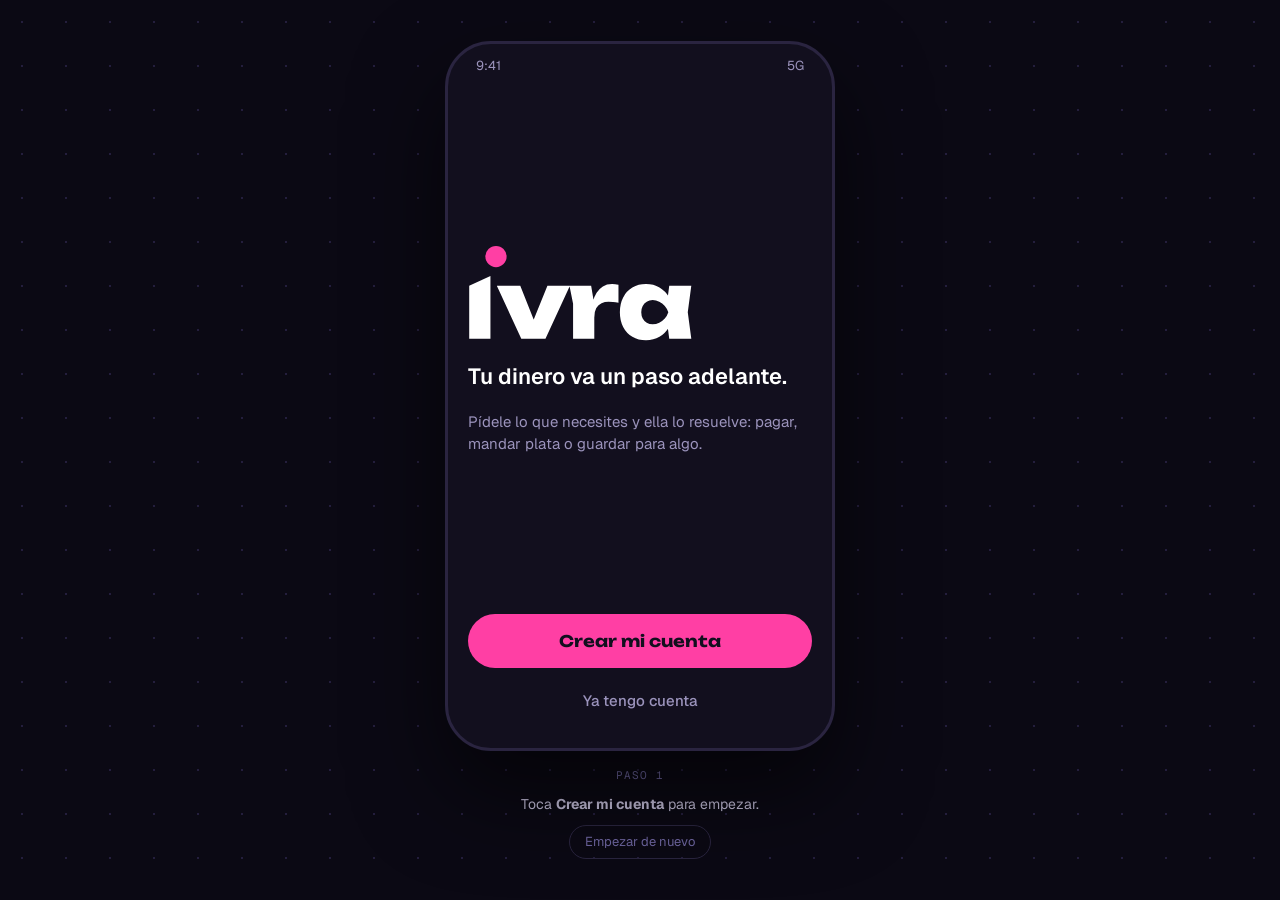
<file: ivra-repo/prototipo/index.html>
<!doctype html>
<html lang="es">
<head>
<meta charset="utf-8">
<meta name="viewport" content="width=device-width, initial-scale=1, viewport-fit=cover">
<title>Ivra · Prototipo de la app</title>
<link rel="preconnect" href="https://fonts.googleapis.com">
<link rel="preconnect" href="https://fonts.gstatic.com" crossorigin>
<link rel="stylesheet" href="https://fonts.googleapis.com/css2?family=Unbounded:wght@600;800&family=Geist:wght@400;500;600;700&family=Geist+Mono:wght@400;500&display=swap">
<style>
:root{
  color-scheme: dark;
  --noche:#120F1E; --stage:#0B0914; --surf:#191527; --surf2:#221D36; --line:#332C4D;
  --mut:#9B93BC; --soft:#C8C2DE; --blanco:#FFFFFF; --rosa:#FF3FA4; --menta:#3DFFB6; --menta-d:#152B27;
  --f-disp:'Unbounded','Geist',system-ui,sans-serif;
  --f-sans:'Geist',system-ui,-apple-system,sans-serif;
  --f-mono:'Geist Mono',ui-monospace,monospace;
  box-sizing:border-box;
  padding-top:env(safe-area-inset-top,0px);
  padding-bottom:env(safe-area-inset-bottom,0px);
}
*,*::before,*::after{box-sizing:border-box}
html{height:100%}
body{
  margin:0; min-height:100%; background:var(--stage); color:var(--blanco);
  font-family:var(--f-sans);
  background-image:radial-gradient(circle, #241E3D 1.4px, transparent 1.4px);
  background-size:44px 44px;
  display:flex; flex-direction:column; align-items:center; justify-content:center;
  gap:16px; padding:20px 12px;
}
.frame{
  position:relative; width:min(390px,100vw - 24px); height:min(844px,100dvh - 190px); min-height:540px;
  background:var(--noche); border:3px solid #2A2440; border-radius:46px; overflow:hidden;
  box-shadow:0 40px 90px rgba(0,0,0,.6);
}
.sb{position:absolute;left:0;right:0;top:0;height:42px;display:flex;align-items:center;justify-content:space-between;padding:0 28px;font-size:13px;color:var(--mut);z-index:5;pointer-events:none}
.scr{position:absolute;inset:42px 0 0;display:flex;flex-direction:column;opacity:0;pointer-events:none;transform:translateX(14px);transition:opacity .26s ease,transform .26s ease}
.scr.on{opacity:1;pointer-events:auto;transform:none}
.pad{padding:0 20px}
.grow{flex:1;min-height:0}
.scrollable{overflow-y:auto;-webkit-overflow-scrolling:touch}
h1{font-family:var(--f-disp);font-size:26px;font-weight:800;line-height:1.14;letter-spacing:-.035em;margin:0}
h2{font-size:17px;font-weight:600;margin:0}
p{margin:0;line-height:1.5}
.mut{color:var(--mut);font-size:15px}
.tiny{font-size:13px;color:#6E66A0;line-height:1.5}
.mono{font-family:var(--f-mono);font-size:11px;letter-spacing:.06em;color:var(--menta)}
.big{font-family:var(--f-disp);font-weight:800;letter-spacing:-.04em}
.paso{font-family:var(--f-mono);font-size:11px;letter-spacing:.08em;color:var(--mut)}
button{font-family:inherit;color:inherit;cursor:pointer}
.btn{height:54px;border:none;border-radius:27px;background:var(--rosa);color:var(--noche);font-family:var(--f-disp);font-size:16px;font-weight:700;display:flex;align-items:center;justify-content:center;width:100%;transition:transform .12s}
.btn:active{transform:scale(.97)}
.btn[disabled]{background:var(--surf2);color:#5C5873;cursor:not-allowed}
.btn.ghost{background:transparent;border:1px solid var(--line);color:var(--blanco);font-family:var(--f-sans);font-weight:600}
.btn.plain{background:transparent;border:none;color:var(--mut);font-family:var(--f-sans);font-weight:500;height:44px;font-size:15px}
.top{display:flex;align-items:center;gap:14px;padding:12px 20px}
.back{width:38px;height:38px;border-radius:19px;border:1px solid var(--line);background:transparent;display:flex;align-items:center;justify-content:center;font-size:18px;flex:none}
.card{background:var(--surf);border:1px solid var(--line);border-radius:20px;padding:16px 18px}
.chip{display:inline-flex;align-items:center;gap:8px;height:32px;padding:0 14px;border-radius:16px;background:var(--surf2);border:1px solid var(--line);font-size:13px;white-space:nowrap}
.dot{width:11px;height:11px;border-radius:6px;background:var(--menta);flex:none}
.in{width:100%;height:56px;border-radius:28px;border:1px solid var(--line);background:var(--surf2);color:var(--blanco);padding:0 20px;font-family:inherit;font-size:17px;outline:none}
.in:focus{border-color:var(--menta)}
.row{display:flex;align-items:center;gap:13px;padding:9px 0}
.av{width:38px;height:38px;border-radius:19px;background:var(--surf2);border:1px solid var(--line);display:flex;align-items:center;justify-content:center;font-size:14px;color:var(--mut);flex:none}
.bar{position:relative;height:10px;border-radius:5px;background:#2A2540;overflow:hidden;display:block}
.bar i{position:absolute;left:0;top:0;height:100%;border-radius:5px;background:linear-gradient(90deg,var(--menta),var(--rosa));transition:width .7s cubic-bezier(.22,1,.36,1)}
.opt{width:100%;text-align:left;background:var(--surf);border:1px solid var(--line);border-radius:20px;padding:15px 17px;display:flex;align-items:center;gap:14px;transition:.2s}
.opt .tick{width:24px;height:24px;border-radius:12px;border:2px solid #4A4368;flex:none;display:flex;align-items:center;justify-content:center;font-size:13px;font-weight:700;color:transparent}
.opt.sel{background:var(--menta-d);border-color:var(--menta)}
.opt.sel .tick{background:var(--menta);border-color:var(--menta);color:var(--noche)}
.opt.sel .t{color:var(--menta)}
.opt .t{font-size:17px;font-weight:600}
.opt .s{font-size:14px;color:var(--mut)}
.nav{border-top:1px solid var(--line);padding:10px 8px calc(14px + env(safe-area-inset-bottom,0px));display:flex;justify-content:space-around;align-items:flex-end;flex:none}
.nav button{background:none;border:none;display:flex;flex-direction:column;align-items:center;gap:6px;font-size:12px;color:var(--mut);padding:0}
.nav .ic{width:22px;height:22px;border-radius:6px;border:2px solid var(--mut)}
.nav button.on{color:var(--blanco)}
.nav button.on .ic{border-color:var(--blanco)}
.nav .ivra{width:44px;height:44px;border-radius:22px;background:var(--menta-d);border:1px solid var(--menta);display:flex;align-items:center;justify-content:center}
.nav .ivra span{width:12px;height:12px;border-radius:6px;background:var(--menta)}
.msg{max-width:278px;padding:13px 17px;font-size:16px;line-height:1.35;animation:pop .32s cubic-bezier(.22,1,.36,1)}
.me{align-self:flex-end;background:var(--rosa);color:var(--noche);border-radius:20px 20px 6px 20px;font-weight:600}
.ia{background:var(--surf);border:1px solid var(--line);border-radius:20px 20px 20px 6px}
.ialine{display:flex;gap:10px;align-items:flex-start}
.iav{width:30px;height:30px;border-radius:15px;background:var(--menta-d);display:flex;align-items:center;justify-content:center;flex:none;margin-top:4px}
.iav span{width:11px;height:11px;border-radius:6px;background:var(--menta)}
@keyframes pop{from{opacity:0;transform:translateY(14px) scale(.96)}to{opacity:1;transform:none}}
.typing{display:flex;gap:6px;padding:16px 18px}
.typing i{width:8px;height:8px;border-radius:4px;background:var(--mut);animation:bl 1s infinite}
.typing i:nth-child(2){animation-delay:.15s}.typing i:nth-child(3){animation-delay:.3s}
@keyframes bl{0%,100%{opacity:.3}50%{opacity:1}}
.sw{width:50px;height:28px;border-radius:14px;background:var(--line);display:flex;align-items:center;padding:3px;flex:none;border:none;transition:background .25s}
.sw i{width:22px;height:22px;border-radius:11px;background:var(--mut);transition:transform .25s,background .25s}
.sw.on{background:var(--menta)}
.sw.on i{transform:translateX(22px);background:#fff}
.otp{display:flex;gap:10px;justify-content:center}
.otp div{width:58px;height:68px;border-radius:18px;border:1px solid var(--line);background:var(--surf2);display:flex;align-items:center;justify-content:center;font-family:var(--f-disp);font-size:26px;font-weight:800}
.otp div.fill{border-color:var(--menta)}
.keys{display:grid;grid-template-columns:repeat(3,1fr);gap:9px}
.keys button{height:50px;border-radius:16px;background:var(--surf);border:1px solid var(--line);font-size:20px;font-weight:600}
.keys button:active{background:var(--surf2)}
.load{position:absolute;inset:0;background:rgba(18,15,30,.95);display:none;flex-direction:column;align-items:center;justify-content:center;gap:20px;z-index:9}
.load.on{display:flex}
.pulse{width:26px;height:26px;border-radius:13px;background:var(--menta);animation:pz 1.1s infinite}
@keyframes pz{0%,100%{transform:scale(1);opacity:1}50%{transform:scale(1.5);opacity:.5}}
.toast{position:absolute;left:16px;right:16px;bottom:94px;background:var(--menta);color:var(--noche);border-radius:18px;padding:14px 18px;font-size:15px;font-weight:600;opacity:0;transform:translateY(12px);transition:.3s;z-index:8;pointer-events:none}
.toast.on{opacity:1;transform:none}
.guia{max-width:430px;text-align:center;display:flex;flex-direction:column;gap:10px;align-items:center}
.guia p{font-size:14px;color:var(--soft);line-height:1.5}
.guia .paso2{font-family:var(--f-mono);font-size:11px;letter-spacing:.1em;color:#6E66A0;text-transform:uppercase}
.reset{background:none;border:1px solid #2A2540;color:#6E66A0;border-radius:18px;height:34px;padding:0 15px;font-size:13px}
.ej{display:grid;grid-template-columns:1fr 1fr;gap:9px}
.ej button{text-align:left;background:var(--surf);border:1px solid var(--line);border-radius:18px;padding:13px 14px;font-size:14px;line-height:1.35;color:var(--soft)}
.ej button b{display:block;color:var(--blanco);font-size:15px;font-weight:600;margin-bottom:3px}
.sug{display:flex;gap:8px;padding:0 20px 10px;overflow-x:auto;scrollbar-width:none}
.sug::-webkit-scrollbar{display:none}
.sug button{height:36px;padding:0 14px;border-radius:18px;background:var(--surf);border:1px solid var(--line);font-size:14px;color:var(--soft);white-space:nowrap}
.logo{display:block}
</style>
</head>
<body>

<svg width="0" height="0" style="position:absolute" aria-hidden="true"><defs><g id="lg">
<path fill="#FFFFFF" d="M0,0 L229.2,0 L229.2,-678.6 L0,-573 Z"/>
<circle cx="289.2" cy="-887.4" r="114.6" fill="#FF3FA4"/>
<path fill="#FFFFFF" d="M734.2 -110 657.2 -111 844.2 -573H1087.2L823.2 0H562.2L298.2 -573H551.2Z M1082.2 -573H1316.2L1350.2 -370V0H1121.2V-377ZM1611.2 -584V-389Q1579.2 -395 1552.7 -397.5Q1526.2 -400 1504.2 -400Q1463.2 -400 1428.2 -384.5Q1393.2 -369 1371.7 -331.5Q1350.2 -294 1350.2 -228L1308.2 -280Q1317.2 -342 1332.7 -397.5Q1348.2 -453 1375.2 -496.5Q1402.2 -540 1442.7 -565.0Q1483.2 -590 1542.2 -590Q1558.2 -590 1575.2 -588.5Q1592.2 -587 1611.2 -584Z M2159.2 0 2132.2 -204 2160.2 -286 2132.2 -367 2159.2 -573H2397.2L2359.2 -287L2397.2 0ZM2210.2 -286Q2198.2 -195 2157.7 -126.5Q2117.2 -58 2053.7 -20.5Q1990.2 17 1908.2 17Q1825.2 17 1761.2 -21.0Q1697.2 -59 1661.7 -127.5Q1626.2 -196 1626.2 -286Q1626.2 -378 1661.7 -446.5Q1697.2 -515 1761.2 -552.5Q1825.2 -590 1908.2 -590Q1990.2 -590 2053.7 -553.0Q2117.2 -516 2158.2 -447.5Q2199.2 -379 2210.2 -286ZM1857.2 -286Q1857.2 -248 1872.7 -219.0Q1888.2 -190 1916.2 -173.0Q1944.2 -156 1980.2 -156Q2017.2 -156 2051.2 -173.0Q2085.2 -190 2111.2 -219.0Q2137.2 -248 2149.2 -286Q2137.2 -324 2111.2 -353.5Q2085.2 -383 2051.2 -400.0Q2017.2 -417 1980.2 -417Q1944.2 -417 1916.2 -400.0Q1888.2 -383 1872.7 -353.5Q1857.2 -324 1857.2 -286Z"/>
</g></defs></svg>

<div class="frame" id="frame">
  <div class="sb"><span>9:41</span><span>5G</span></div>

  <!-- SPLASH -->
  <section class="scr on" id="s-splash">
    <div class="pad grow" style="display:flex;flex-direction:column;justify-content:center;gap:20px">
      <svg class="logo" viewBox="-10 -1012 2455 1047" width="228" height="97" role="img" aria-label="ivra"><use href="#lg"/></svg>
      <p style="font-size:22px;font-weight:600;line-height:1.3">Tu dinero va un paso adelante.</p>
      <p class="mut">Pídele lo que necesites y ella lo resuelve: pagar, mandar plata o guardar para algo.</p>
    </div>
    <div class="pad" style="padding-bottom:26px;display:flex;flex-direction:column;gap:10px">
      <button class="btn" onclick="go('s-tel')">Crear mi cuenta</button>
      <button class="btn plain" onclick="go('s-tel')">Ya tengo cuenta</button>
    </div>
  </section>

  <!-- TELÉFONO -->
  <section class="scr" id="s-tel">
    <div class="top"><button class="back" onclick="go('s-splash')" aria-label="Volver">←</button><span class="paso">PASO 1 DE 4</span></div>
    <div class="pad grow" style="display:flex;flex-direction:column;gap:16px">
      <h1>¿Cuál es tu celular?</h1>
      <p class="mut">Te mandamos un código para entrar. Nada de contraseñas.</p>
      <div style="display:flex;gap:10px">
        <div class="in" style="width:92px;display:flex;align-items:center;justify-content:center">+57</div>
        <input class="in" id="tel" inputmode="numeric" placeholder="300 123 4567" oninput="telOk()" aria-label="Número de celular">
      </div>
      <p class="tiny">Al continuar aceptas los términos. Puedes borrar tu cuenta cuando quieras.</p>
    </div>
    <div class="pad" style="padding-bottom:26px"><button class="btn" id="btel" disabled onclick="go('s-otp')">Mándame el código</button></div>
  </section>

  <!-- OTP -->
  <section class="scr" id="s-otp">
    <div class="top"><button class="back" onclick="go('s-tel')" aria-label="Volver">←</button><span class="paso">PASO 2 DE 4</span></div>
    <div class="pad grow" style="display:flex;flex-direction:column;gap:16px">
      <h1>Escribe el código</h1>
      <p class="mut">Te lo mandamos al <span id="telEco">tu celular</span>.</p>
      <div class="otp" id="otp"><div></div><div></div><div></div><div></div></div>
      <p class="tiny" style="text-align:center">¿No llegó? Te lo reenviamos en 24s</p>
      <div class="keys" style="margin-top:auto;padding-bottom:18px">
        <button onclick="tecla('1')">1</button><button onclick="tecla('2')">2</button><button onclick="tecla('3')">3</button>
        <button onclick="tecla('4')">4</button><button onclick="tecla('5')">5</button><button onclick="tecla('6')">6</button>
        <button onclick="tecla('7')">7</button><button onclick="tecla('8')">8</button><button onclick="tecla('9')">9</button>
        <button style="visibility:hidden"></button><button onclick="tecla('0')">0</button><button onclick="tecla('x')" aria-label="Borrar">⌫</button>
      </div>
    </div>
  </section>

  <!-- IDENTIDAD -->
  <section class="scr" id="s-id">
    <div class="top"><span class="paso">PASO 3 DE 4</span></div>
    <div class="pad grow" style="display:flex;flex-direction:column;gap:14px">
      <h1>Confirma que eres tú</h1>
      <p class="mut">Por ley hay que verificar tu identidad. Son dos minutos.</p>
      <button class="card" id="paso1" style="display:flex;gap:14px;align-items:center;text-align:left;width:100%" onclick="paso(1)">
        <span class="av" id="i1">1</span>
        <span style="flex:1"><span style="display:block;font-size:16px;font-weight:600">Foto de tu cédula</span><span style="display:block;font-size:14px;color:var(--mut)" id="t1">Toca para tomarla</span></span>
      </button>
      <button class="card" id="paso2" style="display:flex;gap:14px;align-items:center;text-align:left;width:100%" onclick="paso(2)">
        <span class="av" id="i2">2</span>
        <span style="flex:1"><span style="display:block;font-size:16px;font-weight:600">Una selfie</span><span style="display:block;font-size:14px;color:var(--mut)" id="t2">Toca para tomarla</span></span>
      </button>
      <p class="tiny">Tus datos se guardan cifrados y no se comparten con nadie.</p>
    </div>
    <div class="pad" style="padding-bottom:26px"><button class="btn" id="bid" disabled onclick="verificar()">Verificar</button></div>
  </section>

  <!-- AUTONOMÍA -->
  <section class="scr" id="s-auto">
    <div class="top"><span class="paso">PASO 4 DE 4 · LO MÁS IMPORTANTE</span></div>
    <div class="pad grow scrollable" style="display:flex;flex-direction:column;gap:13px">
      <h1>¿Qué tanto dejas que Ivra haga sola?</h1>
      <p class="mut">Lo cambias cuando quieras. Y si algo no te gusta, lo devuelves.</p>
      <button class="opt" data-n="pregunta" onclick="nivel('pregunta')"><span class="tick">✓</span><span><span class="t">Te pregunta</span><br><span class="s">No mueve un peso sin tu sí.</span></span></button>
      <button class="opt" data-n="avisa" onclick="nivel('avisa')"><span class="tick">✓</span><span><span class="t">Te avisa</span><br><span class="s">Lo hace y te cuenta al toque.</span></span></button>
      <button class="opt sel" data-n="sola" onclick="nivel('sola')"><span class="tick">✓</span><span><span class="t">Lo hace sola</span><br><span class="s">Resuelve y tú solo ves el resumen.</span></span></button>
      <div class="card" style="display:flex;flex-direction:column;gap:10px">
        <span class="mut">¿Hasta cuánto puede mover sin preguntarte?</span>
        <span class="big" style="font-size:30px" id="limTxt">$500.000</span>
        <input type="range" id="lim" min="100000" max="2000000" step="50000" value="500000" oninput="limite()" style="width:100%;accent-color:var(--rosa)" aria-label="Límite por operación">
        <span class="tiny">Si es más, siempre te pregunta.</span>
      </div>
      <div style="padding-bottom:20px"><button class="btn" onclick="entrar()">Prender Ivra</button></div>
    </div>
  </section>

  <!-- HOME -->
  <section class="scr" id="s-home">
    <div style="padding:10px 20px;display:flex;justify-content:space-between;align-items:center">
      <svg class="logo" viewBox="-10 -1012 2455 1047" width="76" height="33" role="img" aria-label="ivra"><use href="#lg"/></svg>
      <span class="chip" style="background:var(--menta-d);border-color:transparent;color:var(--menta)"><span class="dot"></span><span id="nivelChip">Lo hace sola</span></span>
    </div>
    <div class="pad grow scrollable" style="display:flex;flex-direction:column;gap:13px">
      <div>
        <p class="mut">Tienes</p>
        <p class="big" style="font-size:40px" id="saldo">$1.240.000</p>
      </div>
      <div class="card" id="tip" style="background:var(--surf2);display:flex;flex-direction:column;gap:11px;border-radius:22px">
        <div style="display:flex;justify-content:space-between;align-items:flex-start;gap:10px">
          <span style="font-size:16px;font-weight:600">Háblale como a una persona</span>
          <button onclick="document.getElementById('tip').style.display='none'" aria-label="Cerrar" style="background:none;border:none;color:var(--mut);font-size:18px;line-height:1;padding:0">×</button>
        </div>
        <div style="display:flex;gap:8px;flex-wrap:wrap">
          <button class="chip" onclick="chatCon('Ivra, págale a Sofi la cena')">“Págale a Sofi la cena”</button>
          <button class="chip" onclick="chatCon('¿Me alcanza para salir el finde?')">“¿Me alcanza?”</button>
        </div>
      </div>
      <div style="display:flex;gap:9px">
        <button class="btn ghost" style="height:44px;font-size:14px;border-radius:22px" onclick="chatCon('Ivra, mándale $30.000 a Juan')">Mandar</button>
        <button class="btn ghost" style="height:44px;font-size:14px;border-radius:22px" onclick="chatCon('¿Tengo cuentas por pagar?')">Pagar</button>
        <button class="btn ghost" style="height:44px;font-size:14px;border-radius:22px" onclick="ir('s-metas')">Guardar</button>
      </div>
      <button id="cardLuz" style="text-align:left;width:100%;border-radius:22px;background:linear-gradient(135deg,var(--menta-d),var(--surf));border:1px solid var(--menta);padding:16px 18px;display:flex;gap:13px;align-items:flex-start" onclick="ir('s-detalle')">
        <span class="iav" style="width:34px;height:34px;border-radius:17px;background:var(--noche);margin:0"><span style="width:13px;height:13px"></span></span>
        <span style="flex:1;display:flex;flex-direction:column;gap:5px">
          <span class="mono">IVRA LO HIZO SOLA · HACE 2 MIN</span>
          <span style="font-size:17px;line-height:1.3;font-weight:600">Te pagué la luz antes de que subiera</span>
          <span style="align-self:flex-start;height:28px;padding:0 12px;border-radius:14px;background:var(--menta);color:var(--noche);font-size:13px;font-weight:700;display:flex;align-items:center">Te ahorré $12.400</span>
          <span class="mut" style="font-size:14px">Toca para ver por qué y devolverlo →</span>
        </span>
      </button>
      <button class="card" style="width:100%;text-align:left;display:flex;flex-direction:column;gap:11px;border-radius:22px" onclick="ir('s-metas')">
        <span style="display:flex;justify-content:space-between;align-items:baseline;width:100%">
          <span style="font-size:16px;font-weight:600">Viaje a México</span>
          <span class="mut" style="font-size:14px">faltan $3.680.000</span>
        </span>
        <span class="bar" style="width:100%"><i id="barHome" style="width:8%"></i></span>
        <span style="display:flex;justify-content:space-between;width:100%">
          <span style="font-size:14px;color:var(--menta)" id="etaHome">Vas bien, llegas en marzo</span>
          <span class="mut" style="font-family:var(--f-mono);font-size:13px">$320.000</span>
        </span>
      </button>
      <p class="mut" style="font-size:14px">Lo que pasó</p>
      <div id="movs" style="padding-bottom:12px"></div>
    </div>
    <div class="nav">
      <button class="on" onclick="ir('s-home')"><span class="ic"></span>Inicio</button>
      <button onclick="ir('s-metas')"><span class="ic"></span>Metas</button>
      <button onclick="ir('s-chat')"><span class="ivra"><span></span></span>Ivra</button>
      <button onclick="ir('s-reglas')"><span class="ic"></span>Reglas</button>
    </div>
  </section>

  <!-- CHAT -->
  <section class="scr" id="s-chat">
    <div class="top" style="border-bottom:1px solid var(--line);padding-bottom:12px">
      <button class="back" onclick="ir('s-home')" aria-label="Volver">←</button>
      <span class="iav" style="width:34px;height:34px;border-radius:17px;margin:0"><span></span></span>
      <span><span style="display:block;font-size:17px;font-weight:600">Ivra</span><span style="display:block;font-size:13px;color:var(--menta)" id="estadoIa">te lee al toque</span></span>
    </div>
    <div class="grow scrollable pad" id="chat" style="display:flex;flex-direction:column;gap:12px;padding-top:16px;padding-bottom:10px"></div>
    <div class="pad" id="ejemplos" style="padding-bottom:12px;display:flex;flex-direction:column;gap:9px">
      <span class="mut" style="font-size:13px">Toca un ejemplo para probar</span>
      <div class="ej">
        <button onclick="mandar('Ivra, págale a Sofi la cena')"><b>Pagarle a alguien</b>“Págale a Sofi la cena”</button>
        <button onclick="mandar('Guárdame 10% del sueldo pal viaje')"><b>Guardar plata</b>“Guárdame 10% del sueldo”</button>
        <button onclick="mandar('¿Me alcanza para salir el finde?')"><b>Saber si te alcanza</b>“¿Me alcanza este finde?”</button>
        <button onclick="mandar('¿Cuánto llevo del viaje?')"><b>Ver cómo vas</b>“¿Cuánto llevo del viaje?”</button>
      </div>
    </div>
    <div class="sug" id="sugs" style="display:none">
      <button onclick="mandar('¿Me alcanza para salir el finde?')">¿Me alcanza?</button>
      <button onclick="mandar('¿Cuánto llevo del viaje?')">¿Cuánto llevo del viaje?</button>
      <button onclick="mandar('Ivra, págale a Sofi la cena')">Págale a Sofi</button>
      <button onclick="mandar('Guárdame 10% del sueldo pal viaje')">Guarda el 10%</button>
    </div>
    <div class="pad" style="padding-bottom:calc(18px + env(safe-area-inset-bottom,0px));display:flex;gap:10px;align-items:center">
      <input class="in" id="txt" placeholder="Escríbele a Ivra…" aria-label="Escríbele a Ivra" onkeydown="if(event.key==='Enter')mandar()">
      <button class="btn" style="width:54px;height:54px;border-radius:27px;flex:none" onclick="mandar()" aria-label="Enviar">↑</button>
    </div>
  </section>

  <!-- DETALLE -->
  <section class="scr" id="s-detalle">
    <div class="top"><button class="back" onclick="ir('s-home')" aria-label="Volver">←</button><h2>Qué hice</h2></div>
    <div class="pad grow scrollable" style="display:flex;flex-direction:column;gap:14px">
      <span class="chip" style="align-self:flex-start;background:var(--menta-d);border-color:transparent"><span class="dot"></span><span class="mono">HOY 6:12 A. M.</span></span>
      <h1>Te pagué la luz antes de que subiera</h1>
      <div class="card" style="display:flex;flex-direction:column;gap:12px">
        <span class="mut" style="font-size:14px">Por qué lo hice</span>
        <p style="font-size:16px;color:#E6E3F2">La factura vencía mañana y después cobraban $12.400 de más. Tenías plata de sobra, así que la pagué.</p>
        <div style="display:flex;gap:8px;flex-wrap:wrap">
          <span class="chip" style="height:30px">tu regla: cuentas fijas</span>
          <span class="chip" style="height:30px" id="chipNivel">lo hace sola</span>
        </div>
      </div>
      <div style="display:flex;gap:11px">
        <div style="flex:1;background:var(--menta);color:var(--noche);border-radius:20px;padding:15px 17px">
          <span style="font-size:13px;font-weight:600">Te ahorré</span>
          <div class="big" style="font-size:24px">$12.400</div>
        </div>
        <div class="card" style="flex:1">
          <span class="mut" style="font-size:13px">Pagué</span>
          <div class="big" style="font-size:24px">$89.200</div>
        </div>
      </div>
      <div class="card" style="display:flex;flex-direction:column;gap:11px">
        <span class="mut" style="font-size:14px">Cómo quedó tu plata</span>
        <div style="display:flex;justify-content:space-between"><span class="mut">Antes</span><span>$1.329.200</span></div>
        <div style="display:flex;justify-content:space-between;align-items:center"><span class="mut">Ahora</span><span style="font-size:17px;font-weight:700" id="saldo2">$1.240.000</span></div>
        <div style="display:flex;justify-content:space-between;border-top:1px solid var(--line);padding-top:11px"><span class="mut" style="font-size:14px">Enel · factura 00482</span><span style="font-size:14px;color:var(--menta)">Ver recibo</span></div>
      </div>
      <p class="tiny">Si lo devuelves, Ivra te regresa la plata y no vuelve a pagar esta cuenta sola.</p>
      <div style="display:flex;flex-direction:column;gap:10px;padding-bottom:24px">
        <button class="btn" onclick="ir('s-home');toast('Listo, lo dejo así')">Todo bien</button>
        <button class="btn ghost" onclick="devolver()">Devuélvelo</button>
      </div>
    </div>
  </section>

  <!-- METAS -->
  <section class="scr" id="s-metas">
    <div class="top"><button class="back" onclick="ir('s-home')" aria-label="Volver">←</button><h2>Viaje a México</h2></div>
    <div class="pad grow scrollable" style="display:flex;flex-direction:column;gap:13px">
      <div class="card" style="background:linear-gradient(135deg,var(--menta-d),var(--surf));border-radius:24px;padding:20px;display:flex;flex-direction:column;gap:14px">
        <div style="display:flex;justify-content:space-between;align-items:flex-end">
          <div><p class="mut" style="font-size:14px">Llevas</p><p class="big" style="font-size:34px">$320.000</p></div>
          <p class="mut" style="font-size:14px;padding-bottom:6px">de $4.000.000</p>
        </div>
        <span class="bar" style="height:12px"><i id="barMeta" style="width:8%"></i></span>
        <p style="font-size:15px;color:var(--menta)" id="etaMeta">Si sigues así, llegas en marzo</p>
      </div>
      <p class="mut" style="font-size:14px">Tu yo del futuro</p>
      <div class="card" style="border-radius:24px;padding:20px;display:flex;flex-direction:column;gap:16px">
        <div style="display:flex;flex-direction:column;gap:8px">
          <div style="display:flex;justify-content:space-between"><span class="mut">Como vas hoy</span><span style="font-weight:600">marzo</span></div>
          <span class="bar"><i style="width:100%;background:#4A4368"></i></span>
        </div>
        <div style="display:flex;flex-direction:column;gap:8px">
          <div style="display:flex;justify-content:space-between"><span style="color:var(--menta)">Con 2 domicilios menos</span><span style="font-weight:700;color:var(--menta)">enero</span></div>
          <span class="bar"><i style="width:68%"></i></span>
        </div>
        <p class="mut" style="font-size:14px">Dos meses antes, sin tocar lo que ya tienes guardado.</p>
      </div>
      <div class="card" id="propuesta" style="border-color:var(--menta);display:flex;gap:12px;align-items:flex-start;border-radius:24px">
        <span class="iav" style="margin:0;width:32px;height:32px;border-radius:16px"><span style="width:12px;height:12px"></span></span>
        <span style="flex:1;display:flex;flex-direction:column;gap:12px">
          <span style="font-size:16px;line-height:1.4">Puedo subir lo que guardo al 15% y llegas en enero. ¿Lo hago?</span>
          <span style="display:flex;gap:9px">
            <button class="btn" style="height:42px;width:auto;padding:0 22px;border-radius:21px;font-size:15px" onclick="subirMeta()">Dale</button>
            <button class="btn ghost" style="height:42px;width:auto;padding:0 20px;border-radius:21px;font-size:15px" onclick="document.getElementById('propuesta').style.display='none'">Así está bien</button>
          </span>
        </span>
      </div>
      <div style="display:flex;gap:11px;padding-bottom:20px">
        <div class="card" style="flex:1;background:var(--surf2)"><span class="mut" style="font-size:13px">Guardas</span><div style="font-size:18px;font-weight:700" id="pctMeta">10% del sueldo</div></div>
        <div class="card" style="flex:1;background:var(--surf2)"><span class="mut" style="font-size:13px">Te faltan</span><div style="font-size:18px;font-weight:700" id="mesesMeta">11 meses</div></div>
      </div>
    </div>
    <div class="nav">
      <button onclick="ir('s-home')"><span class="ic"></span>Inicio</button>
      <button class="on" onclick="ir('s-metas')"><span class="ic"></span>Metas</button>
      <button onclick="ir('s-chat')"><span class="ivra"><span></span></span>Ivra</button>
      <button onclick="ir('s-reglas')"><span class="ic"></span>Reglas</button>
    </div>
  </section>

  <!-- REGLAS -->
  <section class="scr" id="s-reglas">
    <div class="top"><button class="back" onclick="ir('s-home')" aria-label="Volver">←</button><h2>Lo que le pediste</h2></div>
    <div class="pad grow scrollable" style="display:flex;flex-direction:column;gap:12px">
      <p class="mut">Todo lo que le dices queda aquí. Apaga lo que ya no quieras.</p>
      <div id="reglas" style="display:flex;flex-direction:column;gap:12px"></div>
      <div class="card" style="background:var(--surf2);display:flex;flex-direction:column;gap:11px">
        <span class="mut" style="font-size:14px">Hasta dónde puede</span>
        <div style="display:flex;justify-content:space-between"><span>Máximo cada vez</span><span style="font-weight:600" id="limReglas">$500.000</span></div>
        <div style="display:flex;justify-content:space-between"><span>Qué tanto hace sola</span><span style="font-weight:600;color:var(--menta)" id="nivelReglas">Lo hace sola</span></div>
      </div>
      <button class="card" style="border-style:dashed;border-color:var(--menta);display:flex;gap:12px;align-items:center;text-align:left;width:100%" onclick="ir('s-chat')">
        <span class="iav" style="margin:0"><span></span></span>
        <span style="font-size:15px;line-height:1.4;color:var(--soft)">Dile “avísame si me paso del arriendo” y la regla se crea sola.</span>
      </button>
      <div style="padding-bottom:20px"><button class="btn" onclick="ir('s-chat')">Pedirle algo más</button></div>
    </div>
    <div class="nav">
      <button onclick="ir('s-home')"><span class="ic"></span>Inicio</button>
      <button onclick="ir('s-metas')"><span class="ic"></span>Metas</button>
      <button onclick="ir('s-chat')"><span class="ivra"><span></span></span>Ivra</button>
      <button class="on" onclick="ir('s-reglas')"><span class="ic"></span>Reglas</button>
    </div>
  </section>

  <div class="load" id="load"><span class="pulse"></span><p class="mut" id="loadTxt">Verificando…</p></div>
  <div class="toast" id="toast"></div>
</div>

<div class="guia">
  <p class="paso2" id="guiaPaso">Paso 1</p>
  <p id="guiaTxt">Toca <b>Crear mi cuenta</b> para empezar.</p>
  <button class="reset" onclick="location.reload()">Empezar de nuevo</button>
</div>

<script>
var S={nivel:'sola',limite:500000,saldo:1240000,luz:true,
 movs:[{n:'Luz',s:'lo hizo Ivra',v:-89200,ia:true,id:'luz'},{n:'Sofi',s:'la cena',v:-48000},{n:'Te pagaron',s:'nómina',v:3200000}],
 reglas:[{t:'Guardar 10% del sueldo',s:'llevas $320.000 del viaje',on:true},{t:'Pagar las cuentas a tiempo',s:'luz, agua e internet',on:true},{t:'Avisarme si me paso con los domicilios',s:'tú la apagaste',on:false}]};
var NOM={pregunta:'Te pregunta',avisa:'Te avisa',sola:'Lo hace sola'};
var GUIA={
 's-splash':['Paso 1','Toca <b>Crear mi cuenta</b> para empezar.'],
 's-tel':['Paso 1 de 4','Escribe cualquier número y sigue.'],
 's-otp':['Paso 2 de 4','Marca cualquier código de 4 dígitos.'],
 's-id':['Paso 3 de 4','Toca las dos tarjetas para simular la foto y la selfie.'],
 's-auto':['Paso 4 de 4','Aquí está la idea del producto: tú decides qué tanto hace Ivra sola. Prueba con <b>Te pregunta</b> y repite luego con <b>Lo hace sola</b>.'],
 's-home':['Tu cuenta','Toca la tarjeta verde para ver <b>por qué</b> Ivra pagó la luz, o el botón <b>Ivra</b> de abajo para hablarle.'],
 's-chat':['Hablar con Ivra','Toca un ejemplo o escríbele. Lo que le pidas mueve la plata de verdad en el prototipo.'],
 's-detalle':['Confianza','Prueba <b>Devuélvelo</b>: te regresa la plata, borra el movimiento y apaga esa regla.'],
 's-metas':['Tu yo del futuro','Toca <b>Dale</b> y mira cómo la meta pasa de marzo a enero.'],
 's-reglas':['Control','Prende y apaga las reglas que creaste hablando.']};
function plata(n){var x=Math.abs(Math.round(n)).toString(),o='';for(var i=0;i<x.length;i++){o+=x[i];var r=x.length-1-i;if(r>0&&r%3===0)o+='.'}return (n<0?'−$':'$')+o}
function go(id){document.querySelectorAll('.scr').forEach(function(s){s.classList.remove('on')});document.getElementById(id).classList.add('on');
 if(id==='s-otp')document.getElementById('telEco').textContent='+57 '+(document.getElementById('tel').value||'300 123 4567');
 var g=GUIA[id];if(g){document.getElementById('guiaPaso').textContent=g[0];document.getElementById('guiaTxt').innerHTML=g[1]}}
function ir(id){go(id);pinta()}
function toast(m){var t=document.getElementById('toast');t.textContent=m;t.classList.add('on');setTimeout(function(){t.classList.remove('on')},2200)}
function telOk(){document.getElementById('btel').disabled=document.getElementById('tel').value.replace(/\D/g,'').length<7}
var cod='';
function tecla(k){if(k==='x')cod=cod.slice(0,-1);else if(cod.length<4)cod+=k;
 var d=document.getElementById('otp').children;for(var i=0;i<4;i++){d[i].textContent=cod[i]||'';d[i].classList.toggle('fill',!!cod[i])}
 if(cod.length===4){cargar('Revisando el código…',900,function(){go('s-id')})}}
var p1=false,p2=false;
function paso(n){cargar('Abriendo la cámara…',700,function(){
 if(n===1){p1=true;document.getElementById('i1').textContent='✓';document.getElementById('i1').style.background='var(--menta)';document.getElementById('i1').style.color='#120F1E';document.getElementById('t1').textContent='Listo';document.getElementById('paso1').style.borderColor='var(--menta)'}
 else{p2=true;document.getElementById('i2').textContent='✓';document.getElementById('i2').style.background='var(--menta)';document.getElementById('i2').style.color='#120F1E';document.getElementById('t2').textContent='Listo';document.getElementById('paso2').style.borderColor='var(--menta)'}
 document.getElementById('bid').disabled=!(p1&&p2)})}
function verificar(){cargar('Verificando que eres tú…',1500,function(){go('s-auto')})}
function cargar(txt,ms,cb){var l=document.getElementById('load');document.getElementById('loadTxt').textContent=txt;l.classList.add('on');setTimeout(function(){l.classList.remove('on');cb()},ms)}
function nivel(n){S.nivel=n;document.querySelectorAll('#s-auto .opt').forEach(function(o){o.classList.toggle('sel',o.dataset.n===n)})}
function limite(){S.limite=+document.getElementById('lim').value;document.getElementById('limTxt').textContent=plata(S.limite)}
function entrar(){cargar('Prendiendo Ivra…',1200,function(){ir('s-home');setTimeout(function(){toast('Ivra ya está pendiente de ti')},400)})}
function pinta(){
 document.getElementById('saldo').textContent=plata(S.saldo);
 document.getElementById('saldo2').textContent=plata(S.saldo);
 document.getElementById('nivelChip').textContent=NOM[S.nivel];
 document.getElementById('nivelReglas').textContent=NOM[S.nivel];
 document.getElementById('chipNivel').textContent=NOM[S.nivel].toLowerCase();
 document.getElementById('estadoIa').textContent=S.nivel==='pregunta'?'te pregunta antes de actuar':'te lee al toque';
 document.getElementById('limReglas').textContent=plata(S.limite);
 document.getElementById('cardLuz').style.display=S.luz?'flex':'none';
 var m=document.getElementById('movs');m.innerHTML='';
 S.movs.forEach(function(x){var d=document.createElement('div');d.className='row';
  d.innerHTML='<span class="av">'+x.n[0]+'</span><span style="flex:1"><span style="display:block;font-size:15px;font-weight:600">'+x.n+'</span><span style="display:block;font-size:13px;color:'+(x.ia?'var(--menta)':'var(--mut)')+'">'+x.s+'</span></span><span style="font-size:15px;font-weight:600;'+(x.v>0?'color:var(--menta)':'')+'">'+(x.v>0?'+':'')+plata(x.v)+'</span>';
  m.appendChild(d)});
 var r=document.getElementById('reglas');r.innerHTML='';
 S.reglas.forEach(function(x){var d=document.createElement('div');d.className='card';d.style.cssText='display:flex;align-items:center;justify-content:space-between;gap:14px';
  d.innerHTML='<span style="flex:1"><span style="display:block;font-size:16px;font-weight:600;'+(x.on?'':'color:var(--mut)')+'">'+x.t+'</span><span style="display:block;font-size:13px;color:'+(x.on?'var(--mut)':'#6E66A0')+';margin-top:4px">'+x.s+'</span></span>';
  var b=document.createElement('button');b.className='sw'+(x.on?' on':'');b.innerHTML='<i></i>';b.setAttribute('aria-label','Prender o apagar '+x.t);
  b.onclick=function(){x.on=!x.on;x.s=x.on?'prendida por ti':'tú la apagaste';pinta();toast(x.on?'Regla prendida':'Regla apagada')};
  d.appendChild(b);r.appendChild(d)});
}
function devolver(){cargar('Devolviendo la plata…',1100,function(){
 S.saldo+=89200;S.luz=false;S.movs=S.movs.filter(function(x){return x.id!=='luz'});
 S.reglas[1].on=false;S.reglas[1].s='la apagaste al devolver el pago';
 ir('s-home');toast('Listo, te devolví $89.200')})}
function subirMeta(){document.getElementById('barMeta').style.width='14%';document.getElementById('barHome').style.width='14%';
 document.getElementById('etaMeta').textContent='Vas más rápido, llegas en enero';
 document.getElementById('etaHome').textContent='Vas más rápido, llegas en enero';
 document.getElementById('pctMeta').textContent='15% del sueldo';
 document.getElementById('mesesMeta').textContent='9 meses';
 document.getElementById('propuesta').style.display='none';
 S.reglas[0].t='Guardar 15% del sueldo';pinta();toast('Listo, ahora guardo el 15%')}
function chatCon(t){ir('s-chat');setTimeout(function(){mandar(t)},380)}
function burbuja(cls,html){var c=document.getElementById('chat');var d=document.createElement('div');
 if(cls==='me'){d.className='msg me';d.textContent=html}
 else{d.className='ialine';d.innerHTML='<span class="iav"><span></span></span><div class="msg ia">'+html+'</div>'}
 c.appendChild(d);c.scrollTop=c.scrollHeight;return d}
function pensando(cb){var c=document.getElementById('chat');var d=document.createElement('div');d.className='ialine';
 d.innerHTML='<span class="iav"><span></span></span><div class="msg ia typing"><i></i><i></i><i></i></div>';
 c.appendChild(d);c.scrollTop=c.scrollHeight;setTimeout(function(){d.remove();cb()},1100)}
function mandar(pre){var i=document.getElementById('txt');var t=pre||i.value.trim();if(!t)return;i.value='';
 document.getElementById('ejemplos').style.display='none';document.getElementById('sugs').style.display='flex';
 burbuja('me',t);pensando(function(){responder(t.toLowerCase())})}
function accion(txt,hacer){
 if(S.nivel==='pregunta'){
   var d=burbuja('ia',txt+'<br><span style="display:block;margin-top:10px;font-size:14px;color:var(--mut)">Como me dijiste que preguntara, espero tu sí.</span>');
   var w=document.createElement('div');w.style.cssText='display:flex;gap:9px;margin-top:12px';
   var a=document.createElement('button');a.className='btn';a.style.cssText='height:40px;width:auto;padding:0 20px;border-radius:20px;font-size:14px';a.textContent='Dale';
   var b=document.createElement('button');b.className='btn ghost';b.style.cssText='height:40px;width:auto;padding:0 18px;border-radius:20px;font-size:14px';b.textContent='Ahora no';
   a.onclick=function(){w.remove();pensando(function(){hacer()})};
   b.onclick=function(){w.remove();burbuja('ia','Listo, lo dejo así.')};
   w.appendChild(a);w.appendChild(b);d.querySelector('.msg').appendChild(w);
 } else { hacer(); }
}
function responder(t){
 if(t.indexOf('sofi')>=0||t.indexOf('cena')>=0||t.indexOf('juan')>=0||t.indexOf('mánda')>=0||t.indexOf('manda')>=0){
   var quien=t.indexOf('juan')>=0?'Juan':'Sofi', monto=t.indexOf('juan')>=0?30000:48000;
   accion('Puedo mandarle '+plata(monto)+' a '+quien+'.',function(){
     S.saldo-=monto;S.movs.unshift({n:quien,s:quien==='Juan'?'se lo mandaste':'la cena',v:-monto});pinta();
     burbuja('ia','Listo, le mandé '+plata(monto)+' a '+quien+'.<div style="margin-top:12px;background:var(--surf2);border:1px solid var(--line);border-radius:16px;padding:12px 14px;display:flex;justify-content:space-between;align-items:center"><span><span style="display:block;font-size:15px;font-weight:600">'+quien+'</span><span style="display:block;font-size:13px;color:var(--mut)">ya le llegó</span></span><span style="font-weight:700;color:var(--menta)">'+plata(monto)+'</span></div>');
     toast('Le mandaste '+plata(monto)+' a '+quien)});
   return}
 if(t.indexOf('guard')>=0||t.indexOf('ahorr')>=0||t.indexOf('10%')>=0){
   accion('Puedo apartar el 10% de tu sueldo para el viaje cada vez que te paguen.',function(){
     if(!S.reglas.some(function(r){return r.t.indexOf('Guardar')===0})) S.reglas.unshift({t:'Guardar 10% del sueldo',s:'para el viaje',on:true});
     pinta();
     burbuja('ia','Hecho. Cada vez que te paguen, guardo el 10% para el viaje.<div style="margin-top:12px;background:var(--surf2);border:1px solid var(--line);border-radius:16px;padding:12px 14px;display:flex;justify-content:space-between;align-items:center"><span><span style="display:block;font-size:15px;font-weight:600">Sueldo → 10% al viaje</span><span style="display:block;font-size:13px;color:var(--menta)">ya quedó prendida</span></span><span class="sw on" style="pointer-events:none"><i></i></span></div><span style="display:block;margin-top:10px;font-size:14px;color:var(--mut)">La ves y la apagas en Reglas.</span>');
     toast('Regla creada')});
   return}
 if(t.indexOf('alcanza')>=0||t.indexOf('salir')>=0||t.indexOf('finde')>=0){
   burbuja('ia','Sí. Después de tus cuentas fijas te quedan <b>'+plata(S.saldo-620000)+'</b> libres este mes. Si gastas más de $180.000 el finde, te aviso.');return}
 if(t.indexOf('viaje')>=0||t.indexOf('meta')>=0||t.indexOf('llevo')>=0){
   burbuja('ia','Llevas <b>$320.000</b> de $4.000.000. Si sigues así llegas en marzo; guardando 15% llegarías en enero.');return}
 if(t.indexOf('cuenta')>=0||t.indexOf('luz')>=0||t.indexOf('pagar')>=0||t.indexOf('debo')>=0){
   burbuja('ia','Estás al día: la luz la pagué esta mañana y el internet se paga el 18. No tienes nada pendiente.');return}
 burbuja('ia','Te puedo ayudar con cuatro cosas:<br>· pagarle a alguien<br>· pagar tus cuentas<br>· guardar plata para una meta<br>· contarte cómo vas este mes<br><span style="display:block;margin-top:8px;font-size:14px;color:var(--mut)">Dímelo como se te ocurra, yo entiendo.</span>');
}
burbuja('ia','Hola. Soy Ivra, tu banco. Pídeme lo que necesites como si le escribieras a alguien.');
pinta();
</script>
</body>
</html>
</file>
